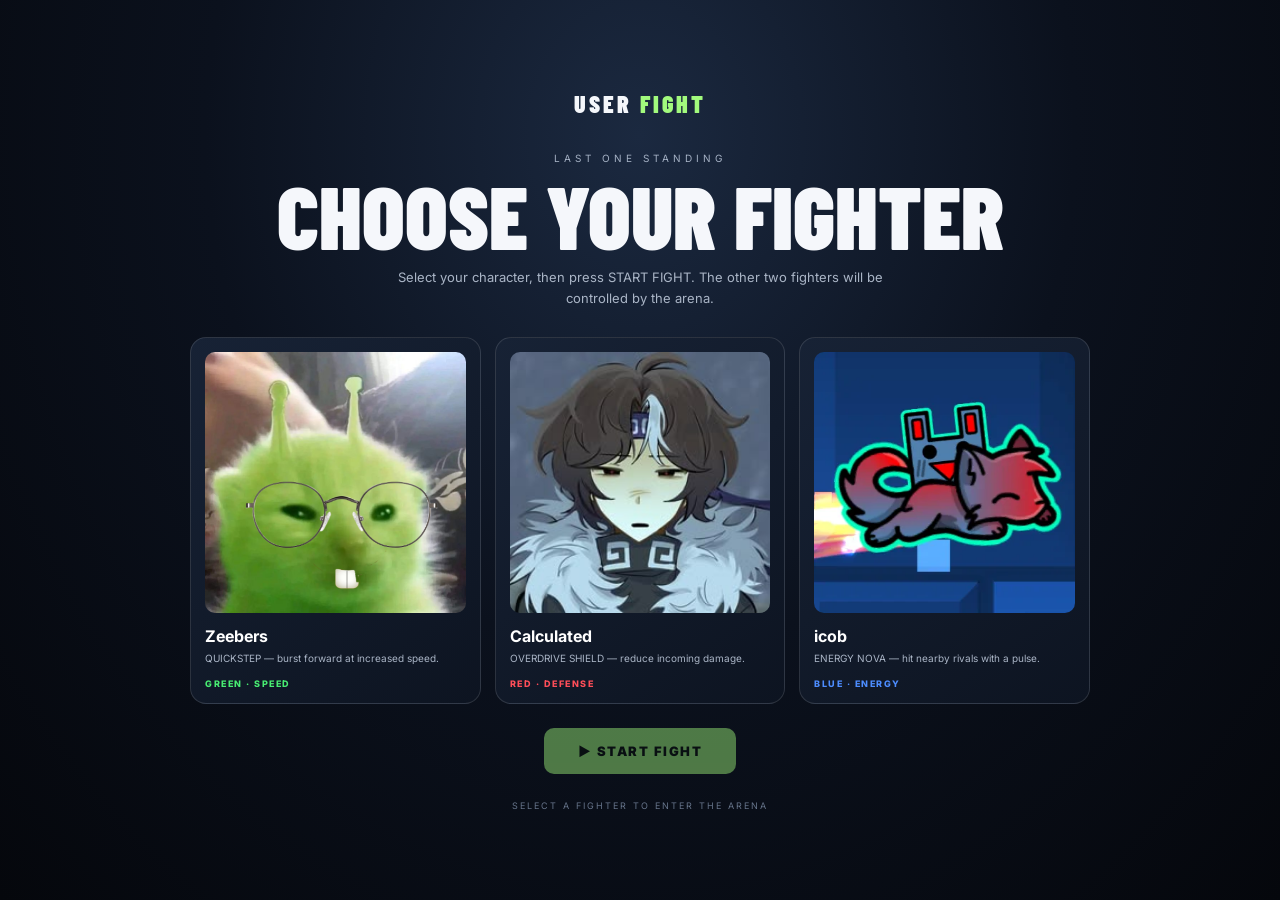
<file: index.html>
<!doctype html>
<html lang="en">
<head>
<meta charset="utf-8">
<meta name="viewport" content="width=device-width,initial-scale=1">
<meta name="theme-color" content="#080b12">
<title>USER FIGHT — Choose Your Fighter</title>
<style>
@import url('https://fonts.googleapis.com/css2?family=Barlow+Condensed:wght@600;700;800;900&family=Inter:wght@400;500;600;700;800&display=swap');
*{box-sizing:border-box}
body{margin:0;min-height:100vh;background:radial-gradient(ellipse at 50% 15%,#1b2940 0%,#0b111d 48%,#05070c 100%);color:#f5f7fb;font-family:Inter,system-ui,sans-serif;display:grid;place-items:center;padding:24px}
main{width:min(900px,100%);text-align:center}
.brand{font:900 24px 'Barlow Condensed';letter-spacing:3px}.brand span{color:#a2fa7d}
.eyebrow{margin-top:34px;color:#a6b2c5;font-size:10px;letter-spacing:4px}
h1{font:900 clamp(54px,10vw,88px)/.9 'Barlow Condensed';margin:12px 0}
p{color:#aab5c6;font-size:13px;line-height:1.6;margin:0 auto 28px;max-width:500px}
.cards{display:grid;grid-template-columns:repeat(3,minmax(0,1fr));gap:14px}
.card{display:block;width:100%;text-decoration:none;text-align:left;padding:14px;border:1px solid #ffffff20;border-radius:16px;background:linear-gradient(145deg,#172235,#0d1421);color:white;cursor:pointer;transition:.2s;font:inherit}
.card:hover{transform:translateY(-5px);border-color:var(--c);box-shadow:0 14px 40px #0007}
.card.selected{border-color:var(--c);box-shadow:0 0 0 2px var(--c),0 14px 40px #0007}
.card img{display:block;width:100%;aspect-ratio:1;object-fit:cover;border-radius:10px;background:#080b12}
.card strong{display:block;margin-top:13px;font-size:16px}
.card span{display:block;margin-top:5px;color:#aab5c6;font-size:10px;line-height:1.5}
.card em{display:block;margin-top:12px;color:var(--c);font-style:normal;font-size:9px;letter-spacing:1.5px;font-weight:800}
#startFight{display:block;margin:24px auto 0;padding:15px 34px;border:0;border-radius:10px;background:#a2fa7d;color:#09110a;font:900 13px Inter;letter-spacing:1.5px;cursor:pointer;opacity:.45}
#startFight:enabled{opacity:1}#startFight:enabled:hover{background:#c1ff9f;transform:translateY(-2px)}
.foot{margin-top:26px;color:#66748a;font-size:9px;letter-spacing:2px}
@media(max-width:600px){body{padding:16px}.eyebrow{margin-top:25px}.cards{gap:8px}.card{padding:8px;border-radius:11px}.card strong{font-size:12px;margin-top:8px}.card span{font-size:9px}.card em{font-size:7px;margin-top:8px}#startFight{margin-top:18px;width:100%}}
</style>
</head>
<body>
<main>
 <div class="brand">USER <span>FIGHT</span></div>
 <div class="eyebrow">LAST ONE STANDING</div>
 <h1>CHOOSE YOUR FIGHTER</h1>
 <p>Select your character, then press START FIGHT. The other two fighters will be controlled by the arena.</p>
 <div class="cards">
  <button class="card" type="button" data-page="Zeebers" style="--c:#48ed72"><img src="pfp/zeebers.png" alt="Zeebers"><strong>Zeebers</strong><span>QUICKSTEP — burst forward at increased speed.</span><em>GREEN · SPEED</em></button>
  <button class="card" type="button" data-page="Calculated" style="--c:#ff4e59"><img src="pfp/calculated.png" alt="Calculated"><strong>Calculated</strong><span>OVERDRIVE SHIELD — reduce incoming damage.</span><em>RED · DEFENSE</em></button>
  <button class="card" type="button" data-page="Icob" style="--c:#4d8dff"><img src="pfp/icob.png" alt="icob"><strong>icob</strong><span>ENERGY NOVA — hit nearby rivals with a pulse.</span><em>BLUE · ENERGY</em></button>
 </div>
 <button id="startFight" type="button" disabled>▶ START FIGHT</button>
 <div class="foot">SELECT A FIGHTER TO ENTER THE ARENA</div>
</main>
<script>
let selectedPage='';
const cards=[...document.querySelectorAll('.card')];
const startButton=document.querySelector('#startFight');
cards.forEach(card=>card.addEventListener('click',()=>{
 selectedPage=card.dataset.page;
 cards.forEach(item=>item.classList.toggle('selected',item===card));
 startButton.disabled=false;
}));
startButton.addEventListener('click',()=>{
 if(selectedPage) location.href=selectedPage+'?start=1';
});
</script>
</body>
</html>
</file>
